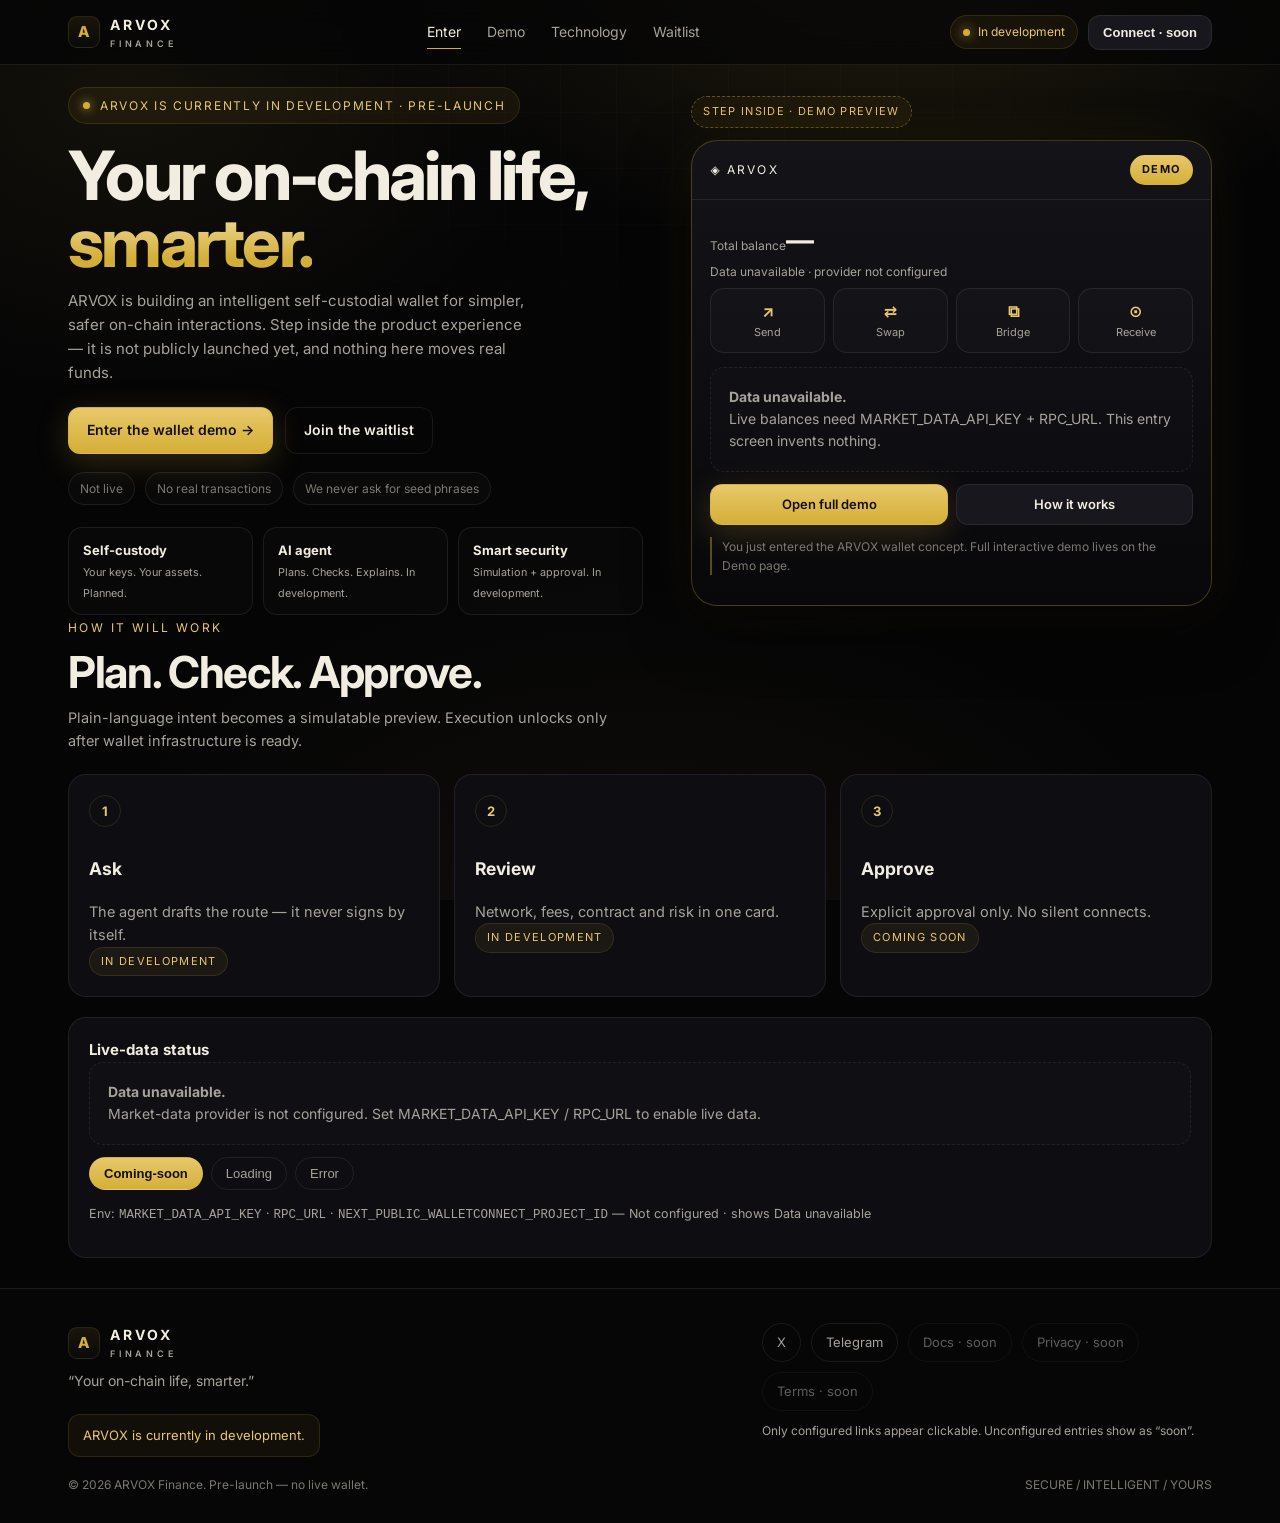
<file: index.html>
<!doctype html>
<html lang="en">
<head>
<meta charset="utf-8" />
<meta name="viewport" content="width=device-width, initial-scale=1" />
<title>ARVOX Finance — Intelligent Self-Custody</title>
<meta name="description" content="ARVOX is building an intelligent self-custodial wallet for simpler, safer on-chain interactions." />
<link rel="icon" type="image/svg+xml" href="favicon.svg" />
<meta name="theme-color" content="#050506" />
<meta property="og:type" content="website" />
<meta property="og:title" content="ARVOX Finance — Intelligent Self-Custody" />
<meta property="og:description" content="ARVOX is building an intelligent self-custodial wallet for simpler, safer on-chain interactions." />
<meta property="og:image" content="favicon.svg" />
<meta name="twitter:card" content="summary_large_image" />
<meta name="twitter:title" content="ARVOX Finance — Intelligent Self-Custody" />
<meta name="twitter:description" content="ARVOX is building an intelligent self-custodial wallet for simpler, safer on-chain interactions." />
<meta name="twitter:image" content="favicon.svg" />
<link rel="preconnect" href="https://fonts.googleapis.com" />
<link rel="preconnect" href="https://fonts.gstatic.com" crossorigin />
<link href="https://fonts.googleapis.com/css2?family=Inter:wght@400;500;600;700;800&display=swap" rel="stylesheet" />
<link rel="stylesheet" href="arvox.css" />
<noscript><style>body.page{opacity:1!important;transform:none!important}.reveal{opacity:1!important;transform:none!important}</style></noscript>
<script type="application/ld+json">{"@context":"https://schema.org","@type":"Organization","name":"ARVOX Finance","description":"ARVOX is building an intelligent self-custodial wallet for simpler, safer on-chain interactions.","slogan":"Your on-chain life, smarter."}</script>
</head>
<body class="page" data-page="home">
<div class="bg" aria-hidden="true"></div>
<header class="nav">
  <div class="wrap nav-in">
    <a class="brand" href="./" aria-label="ARVOX Finance home"><span class="brand-mark" aria-hidden="true">A</span><span><b>ARVOX</b><small>FINANCE</small></span></a>
    <nav class="nav-links" aria-label="Primary"><a href="./">Enter</a><a href="demo">Demo</a><a href="technology">Technology</a><a href="waitlist">Waitlist</a></nav>
    <div class="nav-cta"><span class="status-pill"><i></i>In development</span><button class="btn btn-sm" data-wallet type="button">Connect · soon</button><button class="menu-btn" id="menu-btn" aria-expanded="false" aria-label="Open menu">☰</button></div>
  </div>
  <div class="mobile-menu" id="mobile-menu"><a href="./">Enter</a><a href="demo">Demo</a><a href="technology">Technology</a><a href="waitlist">Join waitlist</a></div>
</header>
<main id="top">
  <section class="hero wrap">
    <div class="hero-grid">
      <div class="reveal">
        <span class="eyebrow"><i></i>ARVOX is currently in development · Pre-launch</span>
        <h1>Your on-chain life,<br /><em>smarter.</em></h1>
        <p class="lead">ARVOX is building an intelligent self-custodial wallet for simpler, safer on-chain interactions. Step inside the product experience — it is not publicly launched yet, and nothing here moves real funds.</p>
        <div class="hero-actions">
          <a class="btn btn-gold" href="demo">Enter the wallet demo →</a>
          <a class="btn btn-ghost" href="waitlist">Join the waitlist</a>
        </div>
        <div class="hero-note"><span>Not live</span><span>No real transactions</span><span>We never ask for seed phrases</span></div>
        <div class="trust">
          <div><b>Self-custody</b><small>Your keys. Your assets. Planned.</small></div>
          <div><b>AI agent</b><small>Plans. Checks. Explains. In development.</small></div>
          <div><b>Smart security</b><small>Simulation + approval. In development.</small></div>
        </div>
      </div>
      <div class="preview reveal" aria-label="Wallet entry preview">
        <span class="concept-badge">STEP INSIDE · DEMO PREVIEW</span>
        <div class="phone-shell">
          <div class="phone-top"><span>◈ ARVOX</span><span class="badge-demo">DEMO</span></div>
          <div class="phone-body">
            <div class="bal"><small>Total balance</small><b>—</b><em style="color:var(--muted)">Data unavailable · provider not configured</em></div>
            <div class="quick"><span><b>↗</b>Send</span><span><b>⇄</b>Swap</span><span><b>⧉</b>Bridge</span><span><b>⊙</b>Receive</span></div>
            <div class="empty"><b>Data unavailable.</b><br /><span>Live balances need MARKET_DATA_API_KEY + RPC_URL. This entry screen invents nothing.</span></div>
            <div style="display:flex;gap:8px;margin-top:12px"><a class="btn btn-gold btn-sm" href="demo" style="flex:1">Open full demo</a><a class="btn btn-sm" href="technology" style="flex:1">How it works</a></div>
            <p class="disclaimer">You just entered the ARVOX wallet concept. Full interactive demo lives on the Demo page.</p>
          </div>
        </div>
      </div>
    </div>
  </section>
  <section class="section wrap" id="how">
    <div class="reveal"><span class="kicker">How it will work</span>
      <h2>Plan. Check. Approve.</h2>
      <p class="sub">Plain-language intent becomes a simulatable preview. Execution unlocks only after wallet infrastructure is ready.</p>
    </div>
    <div class="steps">
      <div class="step reveal"><b class="num">1</b><h3>Ask</h3><p class="sub">The agent drafts the route — it never signs by itself.</p><span class="badge-soon">In development</span></div>
      <div class="step reveal"><b class="num">2</b><h3>Review</h3><p class="sub">Network, fees, contract and risk in one card.</p><span class="badge-soon">In development</span></div>
      <div class="step reveal"><b class="num">3</b><h3>Approve</h3><p class="sub">Explicit approval only. No silent connects.</p><span class="badge-soon">Coming soon</span></div>
    </div>
    <div class="panel reveal"><b>Live-data status</b><div id="market-body"><div class="skel"></div></div>
      <div class="tabs" style="margin-top:12px"><button class="tab active" data-state="empty" type="button">Coming-soon</button><button class="tab" data-state="loading" type="button">Loading</button><button class="tab" data-state="error" type="button">Error</button></div>
      <p class="muted">Env: <code>MARKET_DATA_API_KEY</code> · <code>RPC_URL</code> · <code>NEXT_PUBLIC_WALLETCONNECT_PROJECT_ID</code> — <span data-env="market">…</span></p>
    </div>
  </section>
</main>
<footer>
  <div class="wrap foot-grid">
    <div class="foot-brand"><a class="brand" href="./" aria-label="ARVOX Finance home"><span class="brand-mark">A</span><span><b>ARVOX</b><small style="display:block;letter-spacing:.42em;font-size:9px;color:var(--muted)">FINANCE</small></span></a>
      <p>“Your on-chain life, smarter.”</p><span class="dev-note">ARVOX is currently in development.</span></div>
    <div><div class="foot-links" id="foot-socials"></div>
      <p class="muted" style="font-size:12px;margin-top:10px">Only configured links appear clickable. Unconfigured entries show as “soon”.</p></div>
  </div>
  <div class="wrap copy"><span>© <span id="yr">2026</span> ARVOX Finance. Pre-launch — no live wallet.</span><span>SECURE / INTELLIGENT / YOURS</span></div>
</footer>
<div class="modal-bg" id="wallet-modal" role="dialog" aria-modal="true" aria-label="Wallet connection">
  <div class="modal"><h3>Wallet connection — coming soon</h3>
    <p>Wallet execution is disabled pre-launch and enables only after ARVOX wallet infrastructure is ready. This site never asks for seed phrases or private keys.</p>
    <div style="display:flex;gap:10px;margin-top:14px"><a class="btn btn-gold" href="waitlist" data-close style="flex:1">Join waitlist</a><button class="btn" data-close type="button">Close</button></div>
  </div>
</div>
<script src="config.js"></script>
<script src="arvox.js"></script>
</body>
</html>
</file>
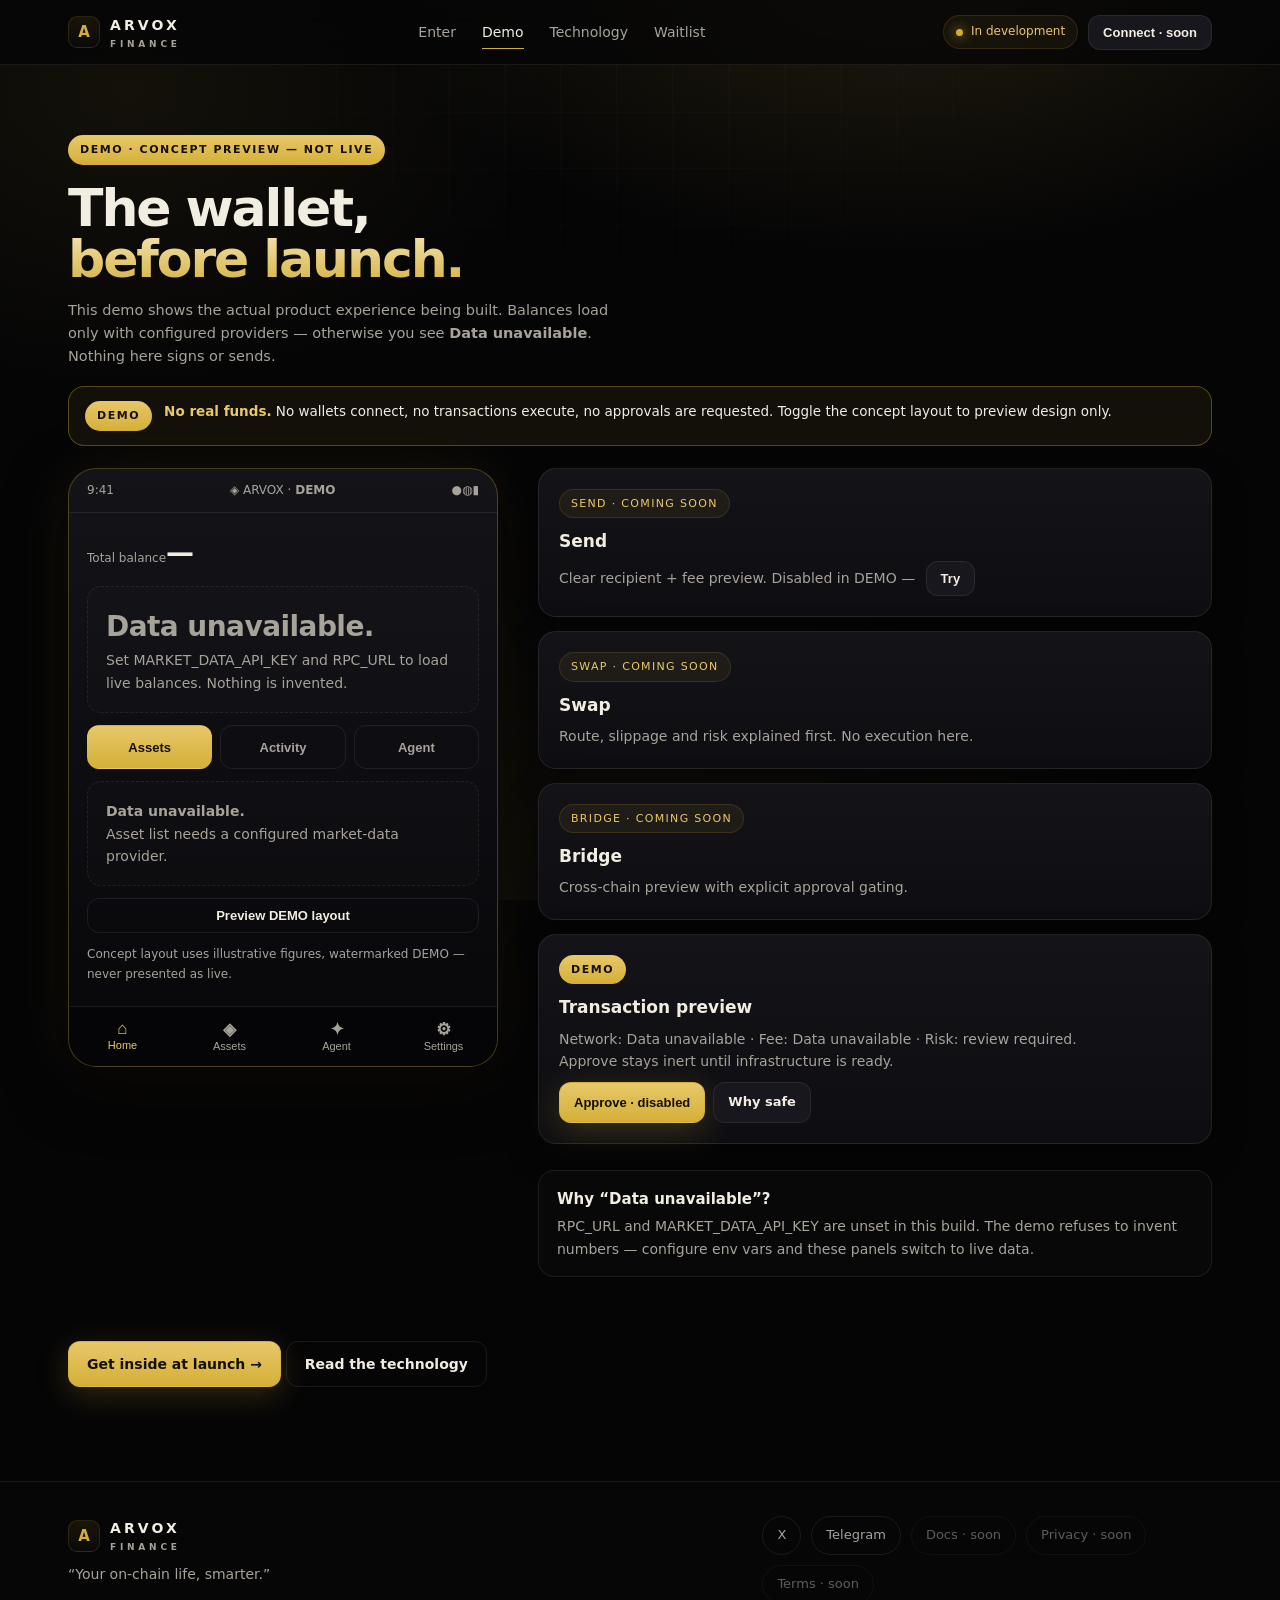
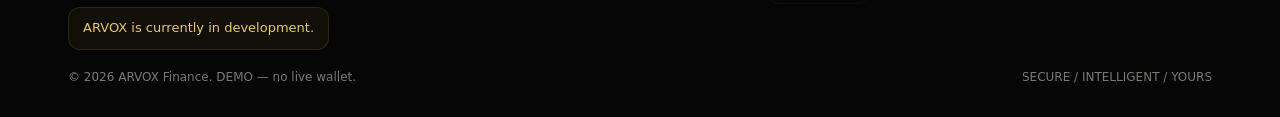
<file: demo.html>
<!doctype html>
<html lang="en">
<head>
<meta charset="utf-8" />
<meta name="viewport" content="width=device-width, initial-scale=1" />
<title>ARVOX Finance — Wallet Demo</title>
<meta name="description" content="Try the ARVOX wallet demo. A concept preview — not live, no real funds move." />
<link rel="icon" type="image/svg+xml" href="favicon.svg" />
<meta name="theme-color" content="#050506" />
<meta property="og:title" content="ARVOX Finance — Wallet Demo" />
<meta property="og:description" content="Concept preview of the ARVOX intelligent self-custodial wallet. DEMO only." />
<link rel="stylesheet" href="arvox.css" />
<noscript><style>body.page{opacity:1!important;transform:none!important}.reveal{opacity:1!important;transform:none!important}</style></noscript>
</head>
<body class="page" data-page="demo">
<div class="bg" aria-hidden="true"></div>
<header class="nav">
  <div class="wrap nav-in">
    <a class="brand" href="./" aria-label="ARVOX Finance home"><span class="brand-mark" aria-hidden="true">A</span><span><b>ARVOX</b><small>FINANCE</small></span></a>
    <nav class="nav-links" aria-label="Primary"><a href="./">Enter</a><a href="demo">Demo</a><a href="technology">Technology</a><a href="waitlist">Waitlist</a></nav>
    <div class="nav-cta"><span class="status-pill"><i></i>In development</span><button class="btn btn-sm" data-wallet type="button">Connect · soon</button><button class="menu-btn" id="menu-btn" aria-expanded="false" aria-label="Open menu">☰</button></div>
  </div>
  <div class="mobile-menu" id="mobile-menu"><a href="./">Enter</a><a href="demo">Demo</a><a href="technology">Technology</a><a href="waitlist">Join waitlist</a></div>
</header>
<main class="wrap">
  <section class="hero" style="padding-bottom:0">
    <span class="badge-demo">DEMO · CONCEPT PREVIEW — NOT LIVE</span>
    <h1 style="font-size:clamp(32px,6vw,52px)">The wallet,<br /><em style="font-style:normal;background:linear-gradient(180deg,var(--gold3),var(--gold));-webkit-background-clip:text;background-clip:text;color:transparent">before launch.</em></h1>
    <p class="sub">This demo shows the actual product experience being built. Balances load only with configured providers — otherwise you see <b>Data unavailable</b>. Nothing here signs or sends.</p>
    <div class="demo-banner"><span class="badge-demo">DEMO</span><span><b>No real funds.</b> No wallets connect, no transactions execute, no approvals are requested. Toggle the concept layout to preview design only.</span></div>
    <p class="muted" id="route-note" hidden></p>
  </section>
  <section class="demo-layout">
    <div class="wallet reveal" aria-label="ARVOX demo wallet">
      <div class="wallet-bar"><span>9:41</span><span>◈ ARVOX · <b>DEMO</b></span><span>●◍▮</span></div>
      <div class="wallet-screen">
        <div class="bal" id="demo-balance"><div class="skel" style="height:30px"></div></div>
        <div class="w-tabs"><button class="w-tab active" data-pane="assets" type="button">Assets</button><button class="w-tab" data-pane="activity" type="button">Activity</button><button class="w-tab" data-pane="agent" type="button">Agent</button></div>
        <div class="w-pane" data-pane="assets" id="demo-assets"></div>
        <div class="w-pane" data-pane="activity" id="demo-activity" hidden></div>
        <div class="w-pane" data-pane="agent" hidden>
          <form id="ask-form"><label>Ask ARVOX (DEMO)<input id="ask-q" placeholder="Swap 500 USDC to ETH" maxlength="120" /></label>
          <button class="btn btn-gold btn-sm" type="submit" style="margin-top:10px;width:100%">Explain this action</button></form>
          <div id="ask-out" style="margin-top:12px"><p class="muted">Ask anything to see how the agent will explain before approval.</p></div>
        </div>
        <div style="margin-top:12px"><button class="btn btn-ghost btn-sm" id="demo-concept-btn" type="button" style="width:100%">Preview DEMO layout</button>
        <p class="muted" style="font-size:12px">Concept layout uses illustrative figures, watermarked DEMO — never presented as live.</p></div>
      </div>
      <div class="w-nav"><button class="active" type="button"><b>⌂</b>Home</button><button type="button"><b>◈</b>Assets</button><button type="button"><b>✦</b>Agent</button><button type="button"><b>⚙</b>Settings</button></div>
    </div>
    <div class="demo-side">
      <div class="card reveal" id="card-send"><span class="badge-soon">Send · COMING SOON</span><h3>Send</h3><p>Clear recipient + fee preview. Disabled in DEMO — <button class="btn btn-sm" data-wallet type="button" style="margin-left:6px">Try</button></p></div>
      <div class="card reveal" id="card-swap"><span class="badge-soon">Swap · COMING SOON</span><h3>Swap</h3><p>Route, slippage and risk explained first. No execution here.</p></div>
      <div class="card reveal" id="card-bridge"><span class="badge-soon">Bridge · COMING SOON</span><h3>Bridge</h3><p>Cross-chain preview with explicit approval gating.</p></div>
      <div class="card reveal"><span class="badge-demo">DEMO</span><h3>Transaction preview</h3><p class="sub">Network: Data unavailable · Fee: Data unavailable · Risk: review required. Approve stays inert until infrastructure is ready.</p>
        <div style="display:flex;gap:8px;margin-top:10px"><button class="btn btn-gold btn-sm" data-wallet type="button">Approve · disabled</button><a class="btn btn-sm" href="technology">Why safe</a></div></div>
      <div class="faq reveal"><b>Why “Data unavailable”?</b><p>RPC_URL and MARKET_DATA_API_KEY are unset in this build. The demo refuses to invent numbers — configure env vars and these panels switch to live data.</p></div>
    </div>
  </section>
  <section class="section"><a class="btn btn-gold" href="waitlist">Get inside at launch →</a> <a class="btn btn-ghost" href="technology">Read the technology</a></section>
</main>
<footer>
  <div class="wrap foot-grid">
    <div class="foot-brand"><a class="brand" href="./"><span class="brand-mark">A</span><span><b>ARVOX</b><small style="display:block;letter-spacing:.42em;font-size:9px;color:var(--muted)">FINANCE</small></span></a>
      <p>“Your on-chain life, smarter.”</p><span class="dev-note">ARVOX is currently in development.</span></div>
    <div><div class="foot-links" id="foot-socials"></div></div>
  </div>
  <div class="wrap copy"><span>© <span id="yr">2026</span> ARVOX Finance. DEMO — no live wallet.</span><span>SECURE / INTELLIGENT / YOURS</span></div>
</footer>
<div class="modal-bg" id="wallet-modal" role="dialog" aria-modal="true" aria-label="Wallet connection">
  <div class="modal"><h3>Disabled in DEMO</h3><p>This action would connect, sign, or send in a live wallet. It is inert here by design.</p>
  <div style="display:flex;gap:10px;margin-top:14px"><a class="btn btn-gold" href="waitlist" data-close style="flex:1">Join waitlist</a><button class="btn" data-close type="button">Close</button></div></div>
</div>
<script src="config.js"></script>
<script src="arvox.js"></script>
</body>
</html>
</file>
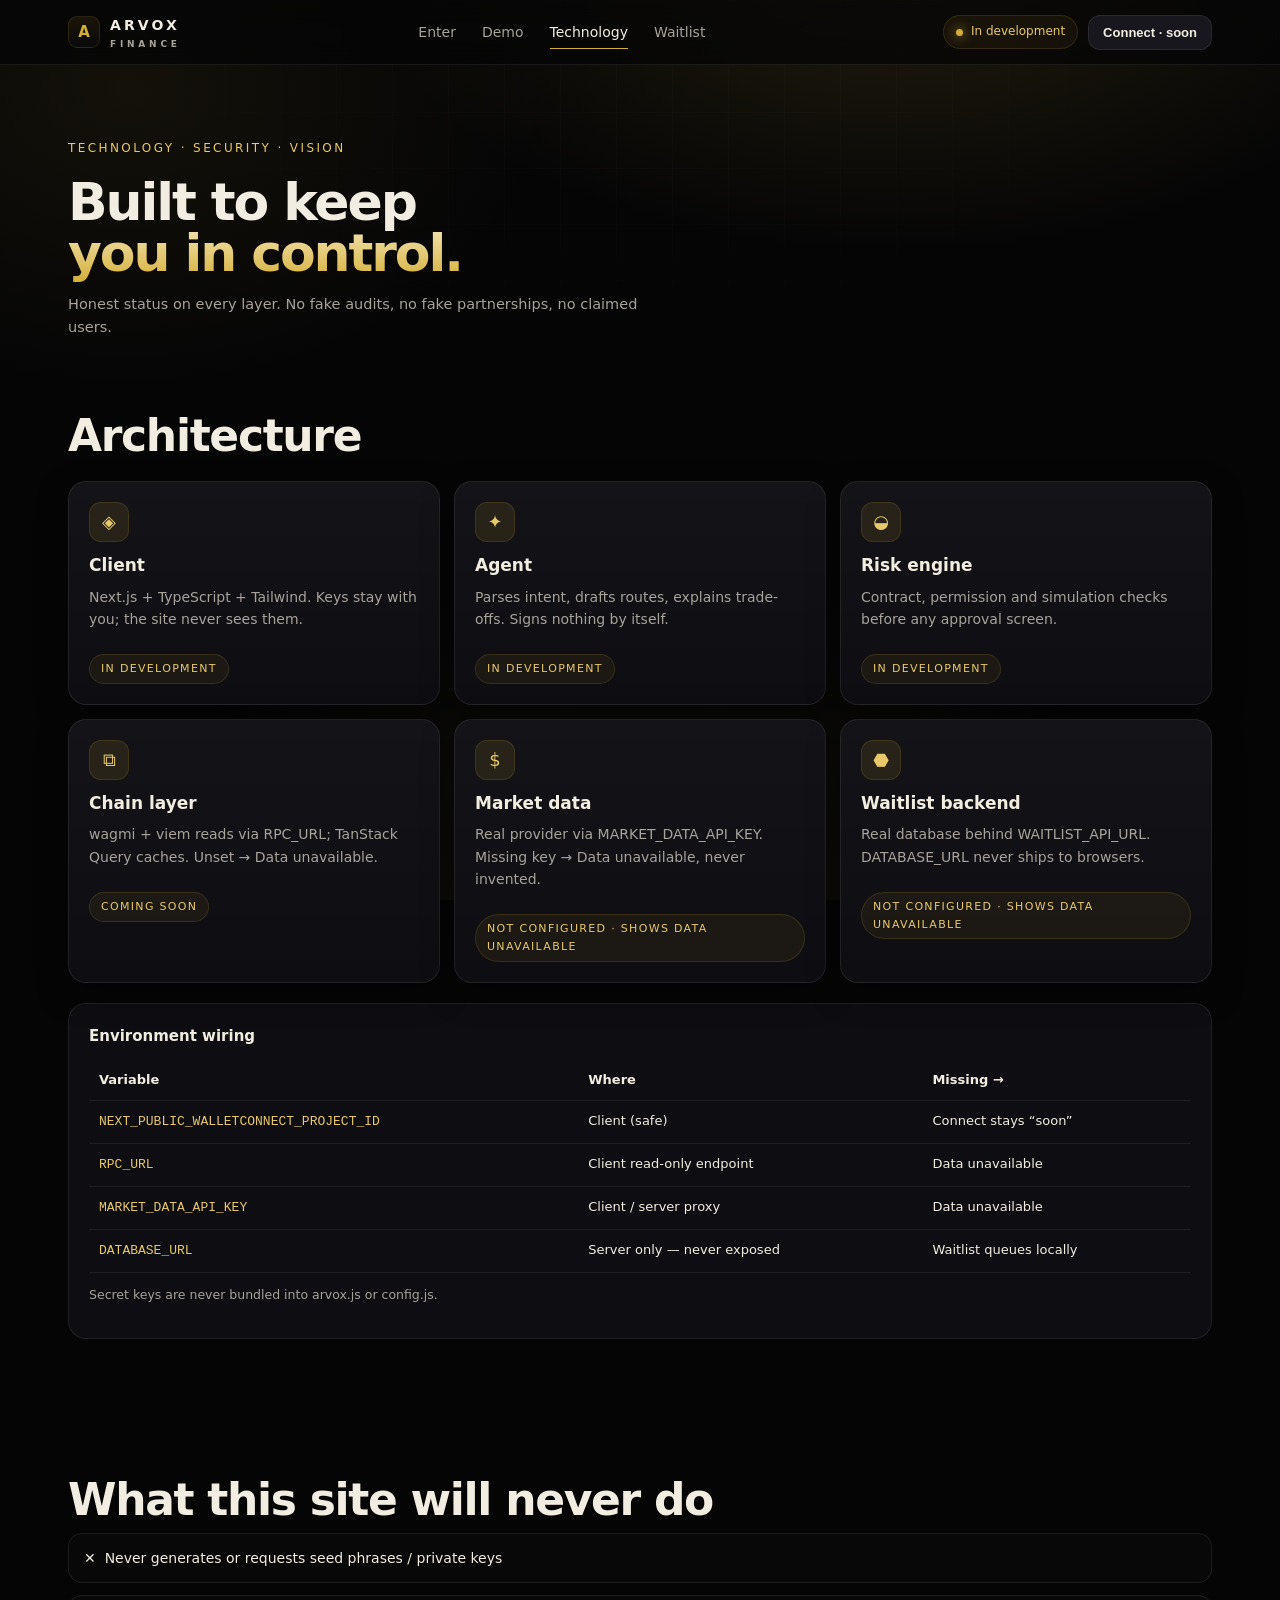
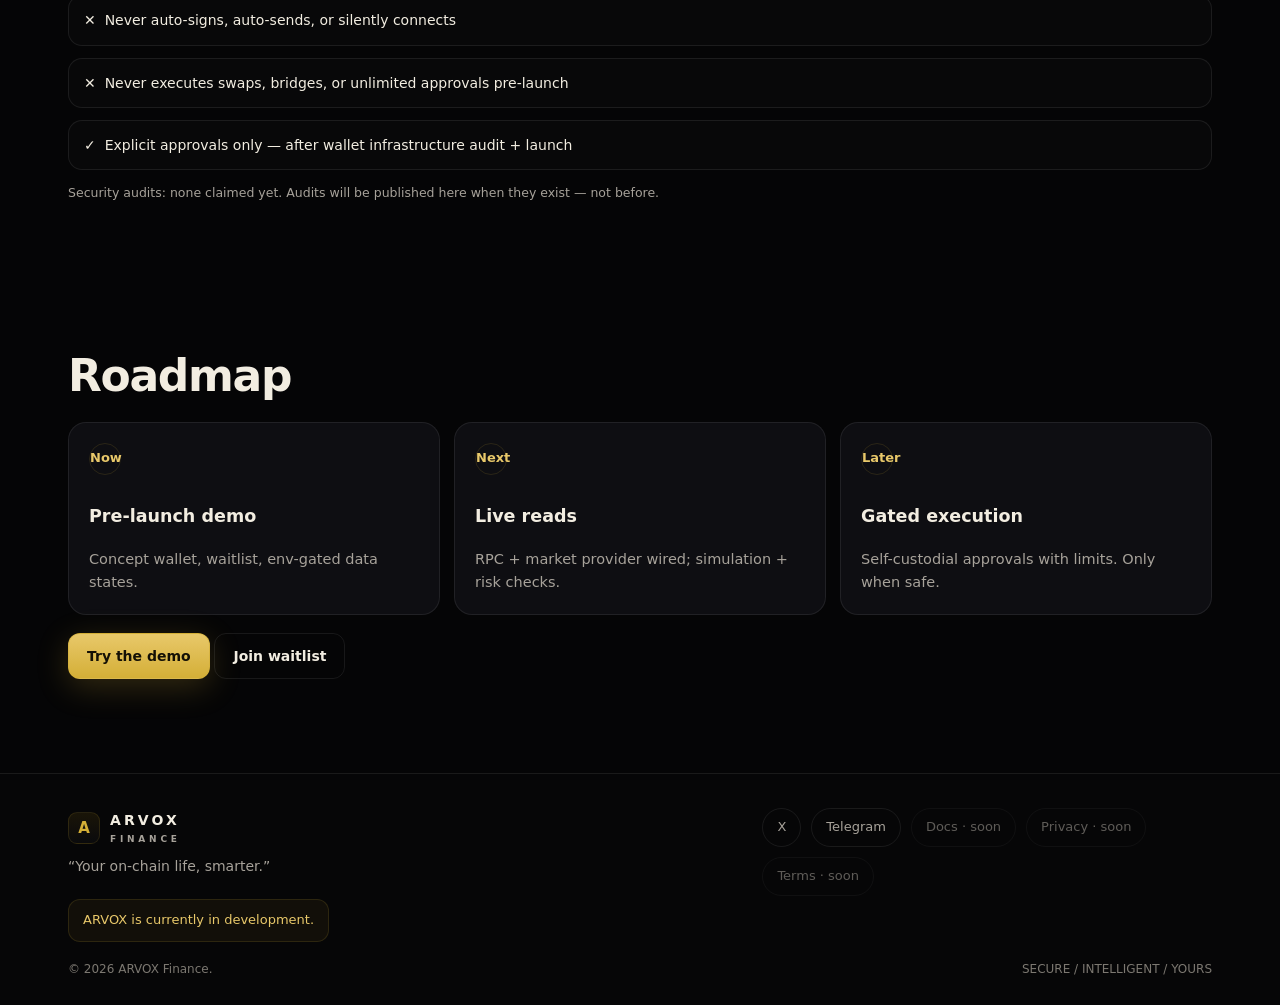
<file: technology.html>
<!doctype html>
<html lang="en">
<head>
<meta charset="utf-8" />
<meta name="viewport" content="width=device-width, initial-scale=1" />
<title>ARVOX Finance — Technology, Security, Vision</title>
<meta name="description" content="How ARVOX is being built: agent architecture, self-custody security model, and roadmap. Pre-launch — no audits claimed." />
<link rel="icon" type="image/svg+xml" href="favicon.svg" />
<meta name="theme-color" content="#050506" />
<link rel="stylesheet" href="arvox.css" />
<noscript><style>body.page{opacity:1!important;transform:none!important}.reveal{opacity:1!important;transform:none!important}</style></noscript>
</head>
<body class="page" data-page="technology">
<div class="bg" aria-hidden="true"></div>
<header class="nav">
  <div class="wrap nav-in">
    <a class="brand" href="./" aria-label="ARVOX Finance home"><span class="brand-mark" aria-hidden="true">A</span><span><b>ARVOX</b><small>FINANCE</small></span></a>
    <nav class="nav-links" aria-label="Primary"><a href="./">Enter</a><a href="demo">Demo</a><a href="technology">Technology</a><a href="waitlist">Waitlist</a></nav>
    <div class="nav-cta"><span class="status-pill"><i></i>In development</span><button class="btn btn-sm" data-wallet type="button">Connect · soon</button><button class="menu-btn" id="menu-btn" aria-expanded="false" aria-label="Open menu">☰</button></div>
  </div>
  <div class="mobile-menu" id="mobile-menu"><a href="./">Enter</a><a href="demo">Demo</a><a href="technology">Technology</a><a href="waitlist">Join waitlist</a></div>
</header>
<main class="wrap">
  <section class="hero" style="padding-bottom:0">
    <span class="kicker">Technology · Security · Vision</span>
    <h1 style="font-size:clamp(32px,6vw,52px)">Built to keep<br /><em style="font-style:normal;background:linear-gradient(180deg,var(--gold3),var(--gold));-webkit-background-clip:text;background-clip:text;color:transparent">you in control.</em></h1>
    <p class="sub">Honest status on every layer. No fake audits, no fake partnerships, no claimed users.</p>
  </section>
  <section class="section">
    <h2>Architecture</h2>
    <div class="grid">
      <article class="card reveal"><div class="icon">◈</div><h3>Client</h3><p>Next.js + TypeScript + Tailwind. Keys stay with you; the site never sees them.</p><br /><span class="badge-soon">In development</span></article>
      <article class="card reveal"><div class="icon">✦</div><h3>Agent</h3><p>Parses intent, drafts routes, explains trade-offs. Signs nothing by itself.</p><br /><span class="badge-soon">In development</span></article>
      <article class="card reveal"><div class="icon">◒</div><h3>Risk engine</h3><p>Contract, permission and simulation checks before any approval screen.</p><br /><span class="badge-soon">In development</span></article>
      <article class="card reveal"><div class="icon">⧉</div><h3>Chain layer</h3><p>wagmi + viem reads via RPC_URL; TanStack Query caches. Unset → Data unavailable.</p><br /><span class="badge-soon">Coming soon</span></article>
      <article class="card reveal"><div class="icon">$</div><h3>Market data</h3><p>Real provider via MARKET_DATA_API_KEY. Missing key → Data unavailable, never invented.</p><br /><span data-env="market" class="badge-soon">…</span></article>
      <article class="card reveal"><div class="icon">⬣</div><h3>Waitlist backend</h3><p>Real database behind WAITLIST_API_URL. DATABASE_URL never ships to browsers.</p><br /><span data-env="db" class="badge-soon">…</span></article>
    </div>
    <div class="panel reveal"><b>Environment wiring</b>
      <div class="table-scroll"><table class="env-table"><tr><th>Variable</th><th>Where</th><th>Missing →</th></tr>
      <tr><td><code>NEXT_PUBLIC_WALLETCONNECT_PROJECT_ID</code></td><td>Client (safe)</td><td>Connect stays “soon”</td></tr>
      <tr><td><code>RPC_URL</code></td><td>Client read-only endpoint</td><td>Data unavailable</td></tr>
      <tr><td><code>MARKET_DATA_API_KEY</code></td><td>Client / server proxy</td><td>Data unavailable</td></tr>
      <tr><td><code>DATABASE_URL</code></td><td>Server only — never exposed</td><td>Waitlist queues locally</td></tr></table></div>
      <p class="muted">Secret keys are never bundled into arvox.js or config.js.</p>
    </div>
  </section>
  <section class="section" id="security">
    <h2>What this site will never do</h2>
    <ul class="safety clean">
      <li class="reveal">✕ &nbsp;Never generates or requests seed phrases / private keys</li>
      <li class="reveal">✕ &nbsp;Never auto-signs, auto-sends, or silently connects</li>
      <li class="reveal">✕ &nbsp;Never executes swaps, bridges, or unlimited approvals pre-launch</li>
      <li class="reveal">✓ &nbsp;Explicit approvals only — after wallet infrastructure audit + launch</li>
    </ul>
    <p class="muted">Security audits: none claimed yet. Audits will be published here when they exist — not before.</p>
  </section>
  <section class="section" id="roadmap">
    <h2>Roadmap</h2>
    <div class="steps">
      <div class="step reveal"><b class="num">Now</b><h3>Pre-launch demo</h3><p class="sub">Concept wallet, waitlist, env-gated data states.</p></div>
      <div class="step reveal"><b class="num">Next</b><h3>Live reads</h3><p class="sub">RPC + market provider wired; simulation + risk checks.</p></div>
      <div class="step reveal"><b class="num">Later</b><h3>Gated execution</h3><p class="sub">Self-custodial approvals with limits. Only when safe.</p></div>
    </div>
    <div style="margin-top:18px"><a class="btn btn-gold" href="demo">Try the demo</a> <a class="btn btn-ghost" href="waitlist">Join waitlist</a></div>
  </section>
</main>
<footer>
  <div class="wrap foot-grid">
    <div class="foot-brand"><a class="brand" href="./"><span class="brand-mark">A</span><span><b>ARVOX</b><small style="display:block;letter-spacing:.42em;font-size:9px;color:var(--muted)">FINANCE</small></span></a>
      <p>“Your on-chain life, smarter.”</p><span class="dev-note">ARVOX is currently in development.</span></div>
    <div><div class="foot-links" id="foot-socials"></div></div>
  </div>
  <div class="wrap copy"><span>© <span id="yr">2026</span> ARVOX Finance.</span><span>SECURE / INTELLIGENT / YOURS</span></div>
</footer>
<div class="modal-bg" id="wallet-modal" role="dialog" aria-modal="true" aria-label="Wallet connection">
  <div class="modal"><h3>Wallet connection — coming soon</h3><p>Execution enables only after wallet infrastructure is ready.</p>
  <div style="display:flex;gap:10px;margin-top:14px"><a class="btn btn-gold" href="waitlist" data-close style="flex:1">Join waitlist</a><button class="btn" data-close type="button">Close</button></div></div>
</div>
<script src="config.js"></script>
<script src="arvox.js"></script>
</body>
</html>
</file>
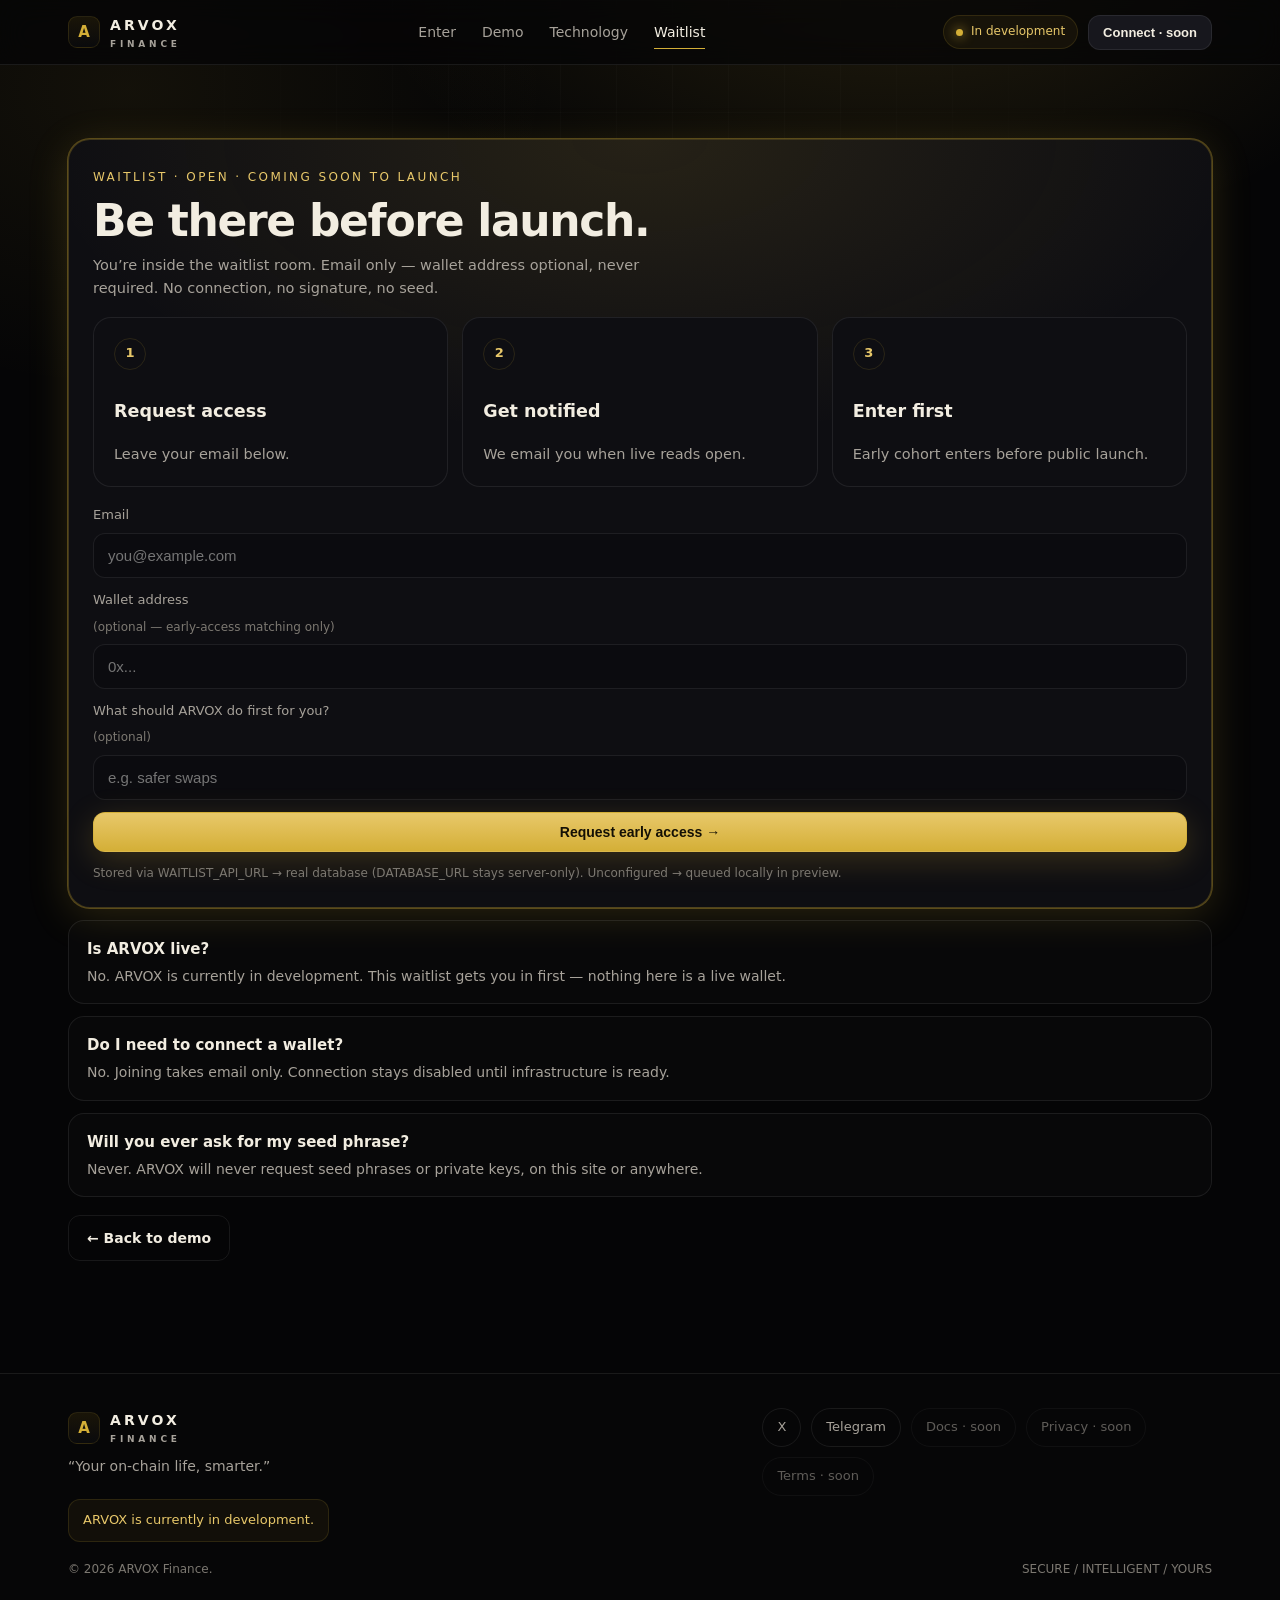
<file: waitlist.html>
<!doctype html>
<html lang="en">
<head>
<meta charset="utf-8" />
<meta name="viewport" content="width=device-width, initial-scale=1" />
<title>ARVOX Finance — Join the Waitlist</title>
<meta name="description" content="Join the ARVOX waitlist. Email only — no wallet connection, no seed phrase, ever." />
<link rel="icon" type="image/svg+xml" href="favicon.svg" />
<meta name="theme-color" content="#050506" />
<link rel="stylesheet" href="arvox.css" />
<noscript><style>body.page{opacity:1!important;transform:none!important}.reveal{opacity:1!important;transform:none!important}</style></noscript>
</head>
<body class="page" data-page="waitlist">
<div class="bg" aria-hidden="true"></div>
<header class="nav">
  <div class="wrap nav-in">
    <a class="brand" href="./" aria-label="ARVOX Finance home"><span class="brand-mark" aria-hidden="true">A</span><span><b>ARVOX</b><small>FINANCE</small></span></a>
    <nav class="nav-links" aria-label="Primary"><a href="./">Enter</a><a href="demo">Demo</a><a href="technology">Technology</a><a href="waitlist">Waitlist</a></nav>
    <div class="nav-cta"><span class="status-pill"><i></i>In development</span><button class="btn btn-sm" data-wallet type="button">Connect · soon</button><button class="menu-btn" id="menu-btn" aria-expanded="false" aria-label="Open menu">☰</button></div>
  </div>
  <div class="mobile-menu" id="mobile-menu"><a href="./">Enter</a><a href="demo">Demo</a><a href="technology">Technology</a><a href="waitlist">Join waitlist</a></div>
</header>
<main class="wrap">
  <section class="section">
    <div class="wait reveal" style="margin-top:10px">
      <span class="kicker">Waitlist · open · COMING SOON to launch</span>
      <h2>Be there before launch.</h2>
      <p class="sub">You’re inside the waitlist room. Email only — wallet address optional, never required. No connection, no signature, no seed.</p>
      <div class="steps" style="margin-top:16px">
        <div class="step"><b class="num">1</b><h3>Request access</h3><p class="sub">Leave your email below.</p></div>
        <div class="step"><b class="num">2</b><h3>Get notified</h3><p class="sub">We email you when live reads open.</p></div>
        <div class="step"><b class="num">3</b><h3>Enter first</h3><p class="sub">Early cohort enters before public launch.</p></div>
      </div>
      <form id="wait-form" novalidate style="margin-top:18px">
        <label>Email<input id="w-email" name="email" type="email" placeholder="you@example.com" autocomplete="email" required /></label>
        <label>Wallet address <span class="hint">(optional — early-access matching only)</span><input id="w-wallet" name="wallet" placeholder="0x..." autocomplete="off" spellcheck="false" /></label>
        <label>What should ARVOX do first for you? <span class="hint">(optional)</span><input id="w-note" name="note" placeholder="e.g. safer swaps" maxlength="140" /></label>
        <button class="btn btn-gold" type="submit">Request early access →</button>
        <span class="hint">Stored via WAITLIST_API_URL → real database (DATABASE_URL stays server-only). Unconfigured → queued locally in preview.</span>
      </form>
      <div class="form-err" id="w-err" hidden></div>
      <div class="form-ok" id="w-ok" hidden></div>
    </div>
    <div class="faq reveal"><b>Is ARVOX live?</b><p>No. ARVOX is currently in development. This waitlist gets you in first — nothing here is a live wallet.</p></div>
    <div class="faq reveal"><b>Do I need to connect a wallet?</b><p>No. Joining takes email only. Connection stays disabled until infrastructure is ready.</p></div>
    <div class="faq reveal"><b>Will you ever ask for my seed phrase?</b><p>Never. ARVOX will never request seed phrases or private keys, on this site or anywhere.</p></div>
    <div style="margin:18px 0"><a class="btn btn-ghost" href="demo">← Back to demo</a></div>
  </section>
</main>
<footer>
  <div class="wrap foot-grid">
    <div class="foot-brand"><a class="brand" href="./"><span class="brand-mark">A</span><span><b>ARVOX</b><small style="display:block;letter-spacing:.42em;font-size:9px;color:var(--muted)">FINANCE</small></span></a>
      <p>“Your on-chain life, smarter.”</p><span class="dev-note">ARVOX is currently in development.</span></div>
    <div><div class="foot-links" id="foot-socials"></div></div>
  </div>
  <div class="wrap copy"><span>© <span id="yr">2026</span> ARVOX Finance.</span><span>SECURE / INTELLIGENT / YOURS</span></div>
</footer>
<div class="modal-bg" id="wallet-modal" role="dialog" aria-modal="true" aria-label="Wallet connection">
  <div class="modal"><h3>Wallet connection — coming soon</h3><p>Join the waitlist instead — we’ll notify you at launch.</p>
  <div style="display:flex;gap:10px;margin-top:14px"><button class="btn btn-gold" data-close type="button" style="flex:1">Got it</button></div></div>
</div>
<script src="config.js"></script>
<script src="arvox.js"></script>
</body>
</html>
</file>
<file: arvox.css>
/* ARVOX Finance — pre-launch. Mobile-first. Dark gold / black. */
:root{
  --bg:#050506; --bg2:#0a0a0c; --panel:#0e0e12; --panel2:#121218;
  --gold:#d4af37; --gold2:#e8c86a; --gold3:#f5e6b8;
  --text:#f2ede1; --muted:#a7a29a; --muted2:#7c7871;
  --line:rgba(212,175,55,.14); --line2:rgba(255,255,255,.08);
  --r-lg:22px; --r-md:18px; --r-sm:14px;
  --shadow:0 20px 60px rgba(0,0,0,.55);
  --glow:0 0 0 1px rgba(212,175,55,.35), 0 8px 40px rgba(212,175,55,.18);
  --font:Inter,ui-sans-serif,system-ui,-apple-system,"Segoe UI",Roboto,Helvetica,Arial,sans-serif;
  --serif:"Instrument Serif",Georgia,serif;
}
*{box-sizing:border-box}
html{scroll-behavior:smooth;overflow-x:clip}
html,body{margin:0;padding:0}
body{background:var(--bg);color:var(--text);font-family:var(--font);font-size:15px;line-height:1.6;-webkit-font-smoothing:antialiased;overflow-x:hidden}
img,svg,video,table{max-width:100%}
::selection{background:rgba(212,175,55,.3)}
a{color:inherit}
img,svg,video{max-width:100%}
.wrap{width:100%;max-width:1160px;margin:0 auto;padding:0 20px}
.sr{position:absolute;width:1px;height:1px;overflow:hidden;clip:rect(0 0 0 0);white-space:nowrap}

/* backdrop */
.bg{position:fixed;inset:0;z-index:-1;pointer-events:none;background:
  radial-gradient(900px 500px at 70% -5%, rgba(212,175,55,.14), transparent 60%),
  radial-gradient(700px 500px at 10% 10%, rgba(212,175,55,.07), transparent 60%),
  radial-gradient(1000px 700px at 50% 110%, rgba(212,175,55,.06), transparent 60%),
  #050506}
.bg::after{content:"";position:absolute;inset:0;background-image:linear-gradient(rgba(255,255,255,.025) 1px,transparent 1px),linear-gradient(90deg,rgba(255,255,255,.025) 1px,transparent 1px);background-size:56px 56px;mask-image:radial-gradient(800px 600px at 50% 0%,black,transparent 75%)}

/* nav */
.nav{position:sticky;top:0;z-index:50;backdrop-filter:blur(14px);background:rgba(5,5,6,.72);border-bottom:1px solid var(--line2)}
.nav-in{display:flex;align-items:center;justify-content:space-between;height:64px}
.brand{display:flex;align-items:center;gap:10px;text-decoration:none}
.brand-mark{width:32px;height:32px;border-radius:9px;background:linear-gradient(180deg,#1a1508,#0a0a0c);border:1px solid var(--line);display:grid;place-items:center;color:var(--gold);font-weight:800}
.brand b{letter-spacing:.22em;font-size:14px}
.brand small{display:block;letter-spacing:.42em;font-size:9px;color:var(--muted);font-weight:600}
.nav-links{display:none;gap:26px;font-size:14px;color:var(--muted)}
.nav-links a{text-decoration:none}.nav-links a:hover{color:var(--text)}
.nav-cta{display:flex;align-items:center;gap:10px}
.status-pill{display:none;align-items:center;gap:8px;font-size:12px;color:var(--gold2);border:1px solid var(--line);border-radius:999px;padding:6px 12px;background:rgba(212,175,55,.07)}
.status-pill i{width:7px;height:7px;border-radius:50%;background:var(--gold);box-shadow:0 0 12px var(--gold);animation:pulse 2.2s infinite}
@keyframes pulse{50%{opacity:.5}}
.btn{appearance:none;border:1px solid var(--line2);background:#17171d;color:var(--text);border-radius:12px;padding:11px 18px;font-size:14px;font-weight:600;cursor:pointer;text-decoration:none;display:inline-flex;align-items:center;justify-content:center;gap:8px;transition:transform .2s,border-color .2s,background .2s}
.btn:hover{transform:translateY(-1px);border-color:var(--line)}
.btn-gold{background:linear-gradient(180deg,var(--gold2),var(--gold));color:#141005;border-color:rgba(212,175,55,.6);box-shadow:0 8px 32px rgba(212,175,55,.22)}
.btn-gold:hover{box-shadow:0 8px 40px rgba(212,175,55,.32)}
.btn-ghost{background:transparent}
.btn-sm{padding:9px 14px;font-size:13px}
.btn[disabled]{opacity:.6;cursor:not-allowed;transform:none}
.menu-btn{display:grid;place-items:center;width:42px;height:42px;border-radius:12px;border:1px solid var(--line2);background:#111116;color:var(--text);flex:0 0 auto}
.mobile-menu{display:none;border-top:1px solid var(--line2);padding:12px 20px 18px;background:rgba(8,8,10,.98);max-height:calc(100dvh - 70px);overflow:auto}
.mobile-menu.open{display:block}
.mobile-menu a{display:block;padding:13px 4px;text-decoration:none;border-bottom:1px solid var(--line2);font-size:15px;min-height:48px}
.mobile-menu a.active{color:var(--gold2)}

/* hero */
.hero{padding:44px 0 30px;position:relative}
.eyebrow{display:inline-flex;align-items:center;gap:10px;font-size:12px;letter-spacing:.14em;text-transform:uppercase;color:var(--gold2);border:1px solid var(--line);background:rgba(212,175,55,.07);border-radius:999px;padding:8px 14px}
.eyebrow i{width:7px;height:7px;border-radius:50%;background:var(--gold);box-shadow:0 0 10px var(--gold)}
.hero-grid{display:grid;gap:32px;margin-top:22px}
.hero h1{font-size:clamp(40px,8.5vw,68px);line-height:.98;letter-spacing:-.04em;margin:18px 0 14px;font-weight:750}
.hero h1 em{font-style:normal;background:linear-gradient(180deg,var(--gold3),var(--gold) 70%);-webkit-background-clip:text;background-clip:text;color:transparent}
.hero p.lead{color:var(--muted);font-size:15px;max-width:52ch;margin:0}
.hero-actions{display:flex;flex-direction:column;gap:12px;margin-top:22px}
.hero-note{display:flex;gap:10px;flex-wrap:wrap;margin-top:18px;font-size:12px;color:var(--muted2)}
.hero-note span{border:1px solid var(--line2);border-radius:999px;padding:6px 11px;background:rgba(255,255,255,.02)}
.trust{display:grid;grid-template-columns:1fr;gap:10px;margin-top:22px}
.trust div{border:1px solid var(--line2);border-radius:var(--r-sm);padding:12px 14px;background:rgba(255,255,255,.015);font-size:13px}
.trust b{display:block;font-size:13px}.trust small{color:var(--muted)}

/* phone preview */
.preview{position:relative}
.phone-shell{border-radius:26px;border:1px solid rgba(212,175,55,.28);background:linear-gradient(180deg,#141318,#08080b);box-shadow:var(--shadow),0 0 60px rgba(212,175,55,.08);overflow:hidden;position:relative}
.phone-top{display:flex;align-items:center;justify-content:space-between;padding:14px 18px;border-bottom:1px solid var(--line2);font-size:12px;letter-spacing:.18em}
.phone-body{padding:18px}
.bal small{color:var(--muted);font-size:12px}.bal b{font-size:28px;letter-spacing:-.02em}.bal em{display:block;font-style:normal;color:#7ddba0;font-size:12px}
.spark{height:44px;margin:12px 0;border-radius:12px;border:1px solid var(--line2);background:linear-gradient(180deg,rgba(212,175,55,.12),transparent),linear-gradient(90deg,transparent 60%,rgba(212,175,55,.35));position:relative;overflow:hidden}
.spark::after{content:"";position:absolute;inset:0;background:linear-gradient(90deg,transparent,rgba(245,230,184,.25),transparent);animation:shimmer 3.2s infinite;transform:translateX(-100%)}
@keyframes shimmer{60%,100%{transform:translateX(100%)}}
.quick{display:grid;grid-template-columns:repeat(4,1fr);gap:8px;margin:6px 0 14px}
.quick span{border:1px solid var(--line2);border-radius:14px;padding:10px 4px;text-align:center;font-size:11px;color:var(--muted);background:rgba(255,255,255,.02)}
.quick b{display:block;font-size:16px;color:var(--gold2)}
.assets{border:1px solid var(--line2);border-radius:16px;overflow:hidden}
.assets .a-head,.a-row{display:flex;justify-content:space-between;align-items:center;padding:11px 14px;font-size:13px}
.assets .a-head{color:var(--muted);font-size:12px;border-bottom:1px solid var(--line2)}
.a-row{border-bottom:1px solid rgba(255,255,255,.05)}.a-row:last-child{border:0}
.a-row i{width:28px;height:28px;border-radius:50%;display:inline-grid;place-items:center;background:#1b1b22;border:1px solid var(--line2);margin-right:9px;font-style:normal}
.concept-badge{display:inline-flex;align-items:center;gap:8px;font-size:11px;letter-spacing:.12em;color:var(--gold2);border:1px dashed rgba(212,175,55,.4);border-radius:999px;padding:6px 11px;margin-bottom:12px;background:rgba(212,175,55,.06)}
.float-card{border-radius:var(--r-md);border:1px solid rgba(212,175,55,.25);background:rgba(14,14,19,.92);box-shadow:var(--shadow);padding:16px;backdrop-filter:blur(8px)}
.float-ask{margin-top:14px;animation:float 7s ease-in-out infinite}
.float-tx{margin-top:12px;animation:float 8.5s ease-in-out infinite reverse}
@keyframes float{50%{transform:translateY(-6px)}}
.float-card h4{margin:0 0 8px;font-size:13px;letter-spacing:.06em}
.chip{display:inline-block;font-size:12px;border:1px solid var(--line2);border-radius:999px;padding:6px 11px;margin:4px 6px 0 0;color:var(--muted)}
.check{list-style:none;margin:12px 0 0;padding:0;font-size:13px;color:var(--muted)}
.check li{padding:5px 0}.check li::before{content:"✓ ";color:var(--gold2)}
.muted{color:var(--muted);font-size:12.5px}
.disclaimer{margin-top:12px;font-size:12px;color:var(--muted2);border-left:2px solid rgba(212,175,55,.4);padding-left:10px}

/* sections */
.section{padding:46px 0}
.kicker{font-size:12px;letter-spacing:.2em;color:var(--gold2);text-transform:uppercase}
h2{font-size:clamp(28px,5.5vw,44px);line-height:1.05;letter-spacing:-.03em;margin:10px 0 10px}
.sub{color:var(--muted);max-width:62ch;margin:0;font-size:14.5px}
.grid{display:grid;gap:14px;margin-top:22px}
.card{border:1px solid var(--line2);border-radius:var(--r-md);background:linear-gradient(180deg,rgba(255,255,255,.025),transparent),var(--panel);padding:20px;box-shadow:0 12px 32px rgba(0,0,0,.35)}
.card h3{margin:10px 0 6px;font-size:17px}.card p{margin:0;color:var(--muted);font-size:14px}
.icon{width:40px;height:40px;border-radius:12px;display:grid;place-items:center;background:rgba(212,175,55,.1);border:1px solid var(--line);color:var(--gold2);font-size:18px}
.tag{font-size:11px;letter-spacing:.1em;text-transform:uppercase;border:1px solid var(--line);color:var(--gold2);border-radius:999px;padding:4px 10px;background:rgba(212,175,55,.07)}
.steps{display:grid;gap:14px;margin-top:22px}
.step{border:1px solid var(--line2);border-radius:var(--r-md);padding:20px;background:var(--panel)}
.step b.num{display:inline-grid;place-items:center;width:32px;height:32px;border-radius:50%;border:1px solid var(--line);color:var(--gold2);font-size:13px;margin-bottom:10px}
.safety{display:grid;gap:12px;margin-top:22px}
.safety li{list-style:none;border:1px solid var(--line2);border-radius:var(--r-sm);padding:13px 15px;font-size:14px;background:rgba(255,255,255,.015);display:flex;gap:10px}
ul.clean{padding:0;margin:0}

/* market states */
.panel{border:1px solid var(--line2);border-radius:var(--r-md);background:var(--panel);padding:20px;margin-top:20px}
.tabs{display:flex;gap:8px;flex-wrap:wrap;margin-bottom:14px}
.tab{border:1px solid var(--line2);background:transparent;color:var(--muted);border-radius:999px;padding:8px 14px;font-size:13px;cursor:pointer}
.tab.active{color:#141005;background:linear-gradient(180deg,var(--gold2),var(--gold));border-color:transparent;font-weight:700}
.skel{border-radius:12px;background:linear-gradient(90deg,#15151b 25%,#1e1e26 50%,#15151b 75%);background-size:200% 100%;animation:sk 1.4s infinite;min-height:18px;margin:10px 0}
@keyframes sk{to{background-position:-200% 0}}
.empty,.error{border:1px dashed var(--line2);border-radius:14px;padding:18px;color:var(--muted);font-size:14px;background:rgba(255,255,255,.01)}
.error{border-color:rgba(255,120,120,.3)}

/* waitlist */
.wait{border:1px solid rgba(212,175,55,.25);border-radius:var(--r-lg);background:radial-gradient(600px 300px at 50% 0%,rgba(212,175,55,.12),transparent),var(--panel);padding:24px;box-shadow:var(--glow)}
form{display:grid;gap:12px;margin-top:16px}
label{font-size:13px;color:var(--muted);display:grid;gap:7px}
input,textarea{background:#0b0b0f;border:1px solid var(--line2);border-radius:12px;color:var(--text);padding:13px 14px;font-size:15px;width:100%}
input:focus,textarea:focus{outline:none;border-color:rgba(212,175,55,.6);box-shadow:0 0 0 3px rgba(212,175,55,.12)}
.hint{font-size:12px;color:var(--muted2)}
.form-ok{border:1px solid rgba(125,219,160,.35);background:rgba(125,219,160,.07);border-radius:14px;padding:16px;margin-top:14px;font-size:14px}
.form-err{border:1px solid rgba(255,120,120,.35);background:rgba(255,120,120,.06);border-radius:14px;padding:14px;margin-top:14px;font-size:14px}

/* footer */
footer{border-top:1px solid var(--line2);margin-top:30px;padding:34px 0 30px;background:#060607}
.foot-grid{display:grid;gap:20px}
.foot-brand b{letter-spacing:.22em}.foot-brand p{color:var(--muted);margin:8px 0;font-size:14px}
.foot-links{display:flex;flex-wrap:wrap;gap:10px}
.foot-links a,.foot-links span.off{font-size:13px;border:1px solid var(--line2);border-radius:999px;padding:8px 14px;text-decoration:none;color:var(--muted)}
.foot-links a:hover{color:var(--text);border-color:var(--line)}
.foot-links span.off{opacity:.55;cursor:not-allowed}
.dev-note{margin-top:14px;font-size:13px;color:var(--gold2);border:1px solid var(--line);border-radius:12px;padding:10px 14px;background:rgba(212,175,55,.06);display:inline-block}
.copy{margin-top:18px;font-size:12px;color:var(--muted2);display:flex;justify-content:space-between;gap:10px;flex-wrap:wrap}

/* reveal */
.reveal{opacity:0;transform:translateY(14px);transition:opacity .6s ease,transform .6s ease}
.reveal.in{opacity:1;transform:none}
@media (prefers-reduced-motion:reduce){*{animation:none!important;transition:none!important}.reveal{opacity:1;transform:none}html{scroll-behavior:auto}}

/* modal */
.modal-bg{position:fixed;inset:0;background:rgba(0,0,0,.65);display:none;place-items:center;z-index:80;padding:18px}
.modal-bg.open{display:grid}
.modal{max-width:480px;width:100%;background:var(--panel2);border:1px solid var(--line);border-radius:20px;padding:24px;box-shadow:var(--shadow)}
.modal h3{margin:0 0 8px}.modal p{color:var(--muted);font-size:14px}

/* responsive */
@media(min-width:700px){
  .hero-actions{flex-direction:row}.hero-actions .btn{flex:0 0 auto}
  .trust{grid-template-columns:repeat(3,1fr)}
  .grid{grid-template-columns:repeat(2,1fr)}
  .steps{grid-template-columns:repeat(3,1fr)}
  .nav-links{display:flex}.status-pill{display:inline-flex}
  .menu-btn{display:none}.mobile-menu{display:none!important}
}
@media(min-width:1024px){
  .hero{padding:70px 0 50px}
  .hero-grid{grid-template-columns:1.05fr .95fr;align-items:center;gap:48px}
  .grid{grid-template-columns:repeat(3,1fr)}
  .foot-grid{grid-template-columns:1.2fr .8fr;align-items:start}
  .section{padding:64px 0}
  .wrap{padding:0 28px}
}
@media(max-width:699px){
  body{font-size:14.5px}
  .btn{width:100%;padding:14px 18px;font-size:15px;min-height:48px}
  .nav-cta .btn{width:auto;padding:9px 14px;font-size:13px;min-height:40px}
  .phone-body{padding:14px}
  .modal div[style]{flex-wrap:wrap}
  input,textarea{font-size:16px}
}
@media(max-width:380px){
  .nav-cta .btn{padding:8px 10px;font-size:12px}
  .brand b{font-size:12px}
  .brand small{letter-spacing:.3em}
  .menu-btn{width:38px;height:38px}
  .wrap{padding:0 16px}
}
/* deep-link flash (temporary highlight, same gold system) */
.flash{outline:2px solid rgba(212,175,55,.75)!important;outline-offset:3px}
/* scrollable wide tables on small screens */
.table-scroll{overflow-x:auto;-webkit-overflow-scrolling:touch}
.env-table code{word-break:break-all}

/* page transitions + micro-interactions */
body.page{opacity:0;transform:translateY(8px);transition:opacity .35s ease,transform .35s ease}
body.page.ready{opacity:1;transform:none}
body.page.leaving{opacity:0;transform:translateY(6px)}
.nav-links a{position:relative;transition:color .2s}
.nav-links a::after{content:"";position:absolute;left:0;bottom:-6px;height:1px;width:0;background:var(--gold);transition:width .25s}
.nav-links a:hover::after,.nav-links a.active::after{width:100%}
.nav-links a.active{color:var(--text)}
.card,.step,.float-card{transition:transform .25s ease,border-color .25s ease,box-shadow .25s ease}
.card:hover,.step:hover{transform:translateY(-2px);border-color:var(--line)}
.btn:active{transform:scale(.98)}
.tab,.chip,.quick span{transition:border-color .2s,background .2s,transform .2s}

/* DEMO / COMING SOON labels */
.badge-demo{display:inline-flex;align-items:center;gap:8px;font-size:11px;font-weight:700;letter-spacing:.14em;color:#141005;background:linear-gradient(180deg,var(--gold2),var(--gold));border-radius:999px;padding:6px 12px}
.badge-soon{display:inline-flex;align-items:center;font-size:11px;letter-spacing:.12em;color:var(--gold2);border:1px solid var(--line);border-radius:999px;padding:5px 11px;background:rgba(212,175,55,.07);text-transform:uppercase}
.demo-banner{display:flex;gap:12px;align-items:flex-start;border:1px solid rgba(212,175,55,.35);background:rgba(212,175,55,.07);border-radius:16px;padding:14px 16px;font-size:13.5px;margin:18px 0}
.demo-banner b{color:var(--gold2)}

/* demo wallet */
.demo-layout{display:grid;gap:22px;margin-top:22px}
.wallet{border-radius:28px;border:1px solid rgba(212,175,55,.3);background:linear-gradient(180deg,#141318,#07070a);box-shadow:var(--shadow),0 0 70px rgba(212,175,55,.09);overflow:hidden;max-width:430px;width:100%;margin:0 auto}
.wallet-bar{display:flex;justify-content:space-between;align-items:center;padding:12px 18px;font-size:12px;color:var(--muted);border-bottom:1px solid var(--line2)}
.wallet-screen{padding:18px 18px 10px;min-height:420px}
.w-tabs{display:flex;gap:8px;margin:12px 0}
.w-tab{flex:1;border:1px solid var(--line2);background:transparent;color:var(--muted);border-radius:12px;padding:11px 6px;font-size:13px;font-weight:600;cursor:pointer;min-height:44px}
.w-tab.active{color:#141005;background:linear-gradient(180deg,var(--gold2),var(--gold));border-color:transparent}
.w-row{display:flex;justify-content:space-between;gap:10px;padding:12px 2px;border-bottom:1px solid rgba(255,255,255,.06);font-size:14px}
.w-row small{color:var(--muted)}
.w-nav{display:grid;grid-template-columns:repeat(4,1fr);border-top:1px solid var(--line2);background:rgba(0,0,0,.35)}
.w-nav button{background:none;border:0;color:var(--muted);font-size:11px;padding:12px 4px 14px;cursor:pointer;min-height:56px}
.w-nav button.active{color:var(--gold2)}
.w-nav b{display:block;font-size:17px}
.demo-side{display:grid;gap:14px;align-content:start}
.kv{display:grid;grid-template-columns:130px 1fr;gap:8px;font-size:13.5px;padding:9px 0;border-bottom:1px solid rgba(255,255,255,.05)}
.kv small{color:var(--muted)}
.faq{border:1px solid var(--line2);border-radius:16px;padding:16px 18px;margin-top:12px;background:rgba(255,255,255,.015)}
.faq b{display:block;margin-bottom:4px}.faq p{margin:0;color:var(--muted);font-size:14px}
.env-table{width:100%;border-collapse:collapse;font-size:13px;margin-top:12px}
.env-table th,.env-table td{text-align:left;padding:10px;border-bottom:1px solid rgba(255,255,255,.07);vertical-align:top}
.env-table code{color:var(--gold2)}
@media(min-width:1024px){
  .demo-layout{grid-template-columns:430px 1fr;align-items:start;gap:40px}
  .wrap{max-width:1200px}
}
@media(min-width:1440px){ .wrap{max-width:1280px} .hero h1{font-size:72px} }
</file>
